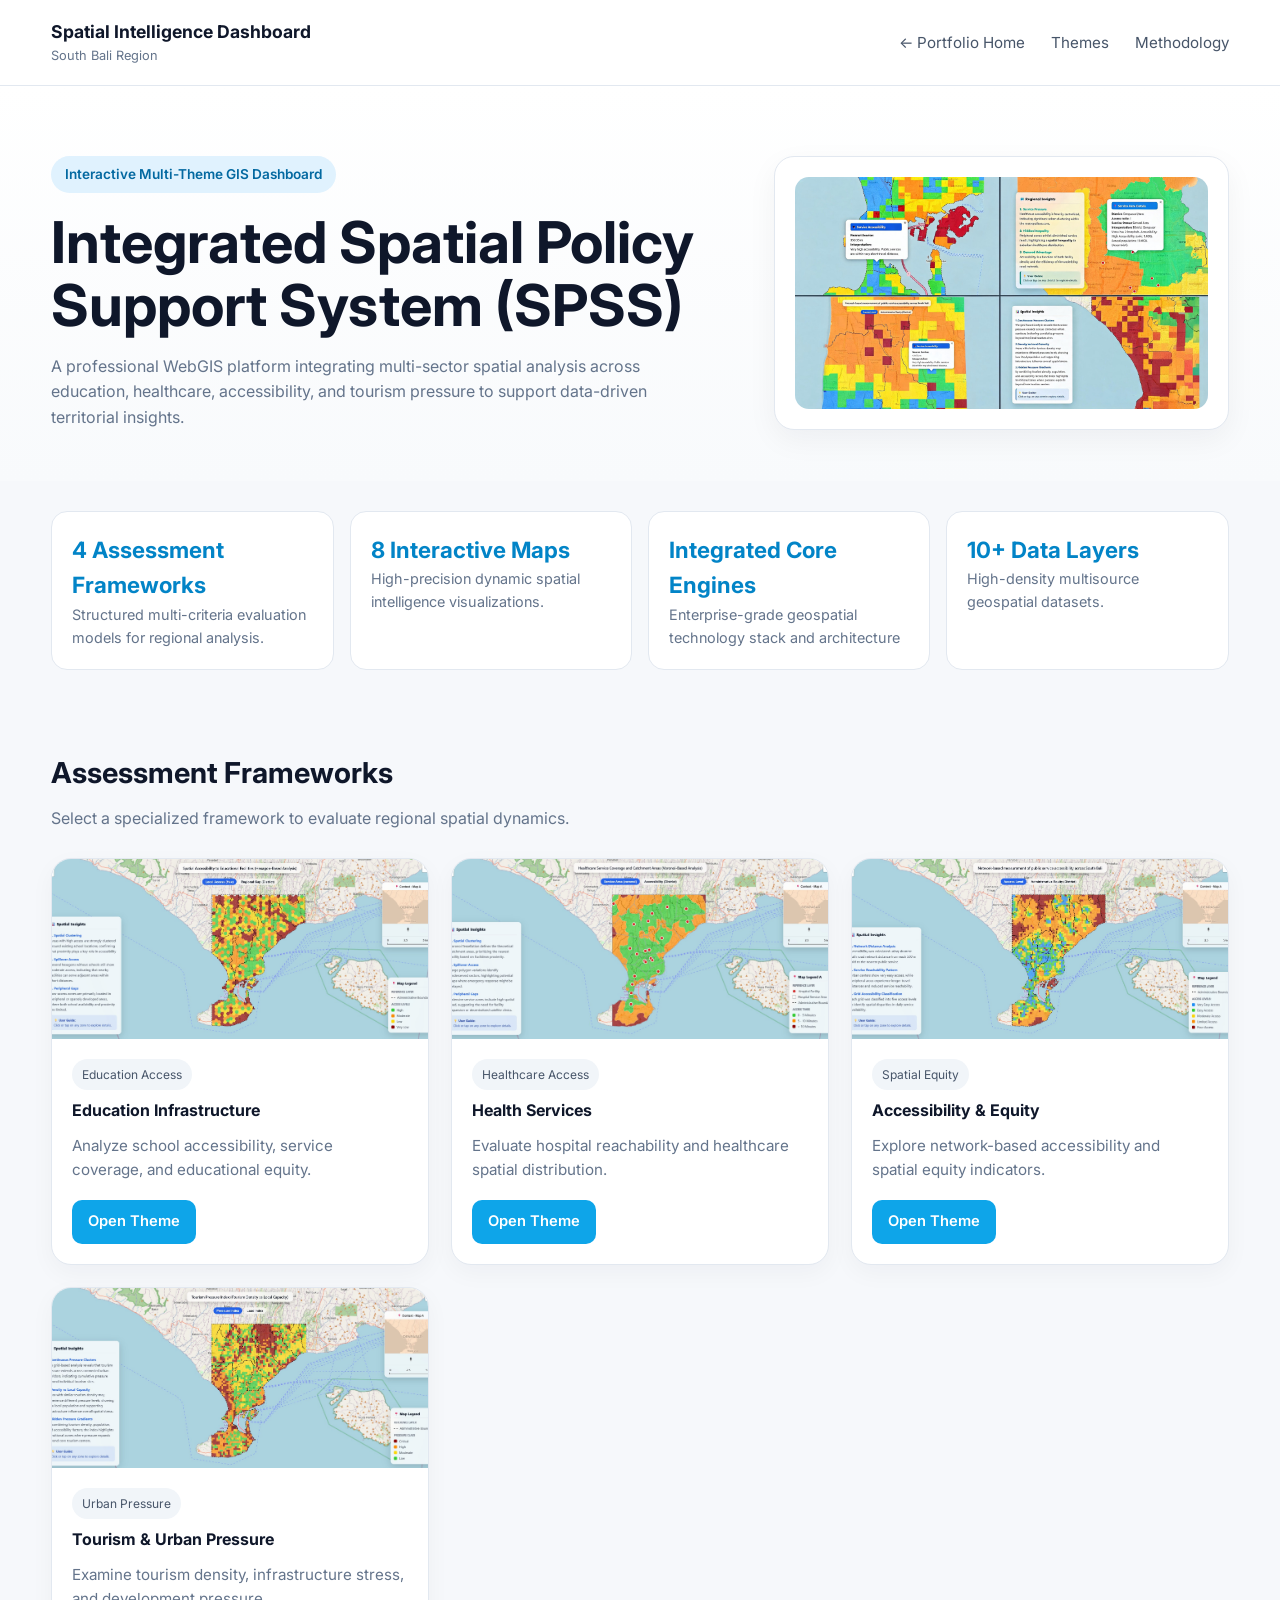
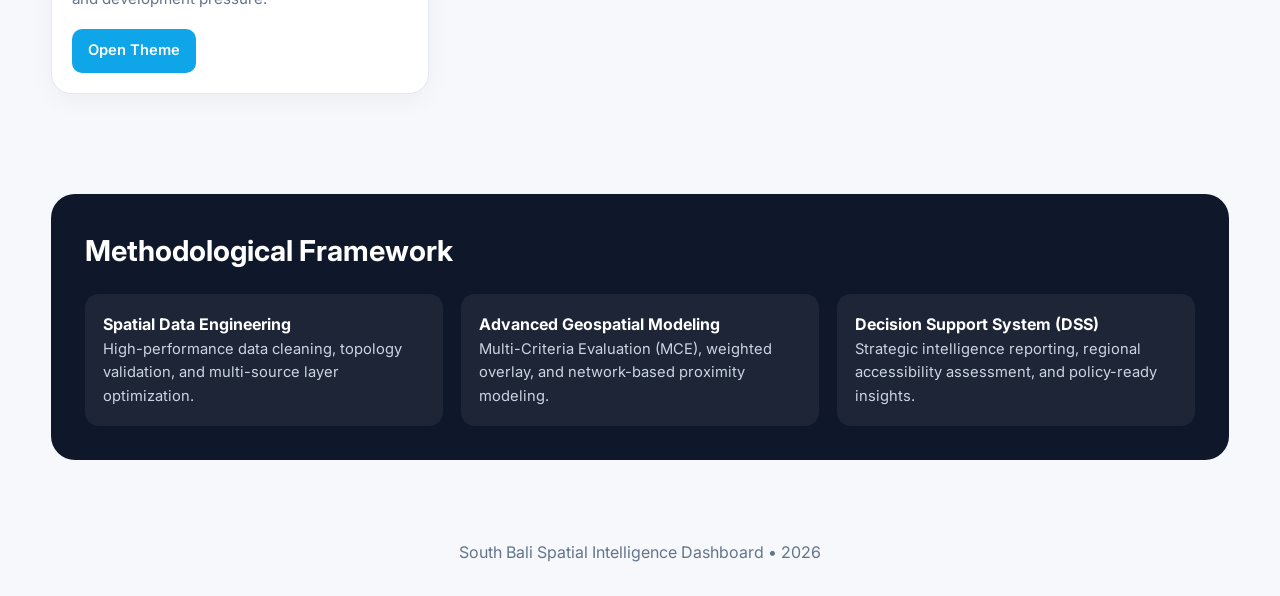
<file: projects/dashboard-south-bali/index.html>
<!DOCTYPE html>
<html lang="en">
<head>
<meta charset="UTF-8" />
<meta name="viewport" content="width=device-width, initial-scale=1.0" />
<title>Integrated Spatial Policy Support System (SPSS) - South Bali Region</title>
<link rel="preconnect" href="https://fonts.googleapis.com">
<link rel="preconnect" href="https://fonts.gstatic.com" crossorigin>
<link href="https://fonts.googleapis.com/css2?family=Inter:wght@400;500;600;700;800&display=swap" rel="stylesheet">
<style>
*{margin:0;padding:0;box-sizing:border-box}
body{
  font-family:'Inter',sans-serif;
  background:#f6f8fb;
  color:#0f172a;
  line-height:1.6;
}
html{scroll-behavior:smooth}
img{max-width:100%;display:block}
a{text-decoration:none;color:inherit}
.container{width:min(1200px,92%);margin:auto}

/* Header */
header{
  position:sticky; top:0; z-index:1000;
  background:rgba(255,255,255,.92);
  backdrop-filter:blur(10px);
  border-bottom:1px solid #e2e8f0;
}
.nav{display:flex;justify-content:space-between;align-items:center;padding:18px 0}
.brand h1{font-size:1.1rem;color:#0f172a}
.brand p{font-size:.8rem;color:#64748b}
.nav-links a{margin-left:22px;color:#475569;font-size:.95rem}
.nav-links a:hover{color:#0ea5e9}

/* Hero */
.hero{padding:70px 0 50px;background:linear-gradient(180deg,#ffffff,#f8fafc)}
.hero-grid{display:grid;grid-template-columns:1.2fr .8fr;gap:40px;align-items:center}
.badge{
  display:inline-block;padding:8px 14px;border-radius:999px;
  background:#e0f2fe;color:#0369a1;font-size:.85rem;font-weight:600;
  margin-bottom:18px;
}
.hero h2{font-size:clamp(2.2rem,5vw,3.6rem);line-height:1.08;margin-bottom:18px}
.hero p{color:#64748b;max-width:620px}
.hero-card{
  background:white;border:1px solid #e2e8f0;border-radius:20px;padding:20px;
  box-shadow:0 10px 30px rgba(15,23,42,.05);
}
.hero-card img{border-radius:14px}

/* Summary */
.summary{padding:30px 0}
.stats{display:grid;grid-template-columns:repeat(4,1fr);gap:16px}
.stat{
  background:white;padding:20px;border-radius:16px;border:1px solid #e2e8f0;
}
.stat h3{font-size:1.4rem;color:#0284c7}
.stat p{font-size:.9rem;color:#64748b}

/* Theme cards */
.section{padding:50px 0}
.section h3{font-size:1.8rem;margin-bottom:10px}
.section-sub{color:#64748b;margin-bottom:26px}
.grid{display:grid;grid-template-columns:repeat(auto-fit,minmax(280px,1fr));gap:22px}
.theme-card{
  background:white;border:1px solid #e2e8f0;border-radius:20px;overflow:hidden;
  transition:.25s; box-shadow:0 8px 24px rgba(15,23,42,.04);
}
.theme-card:hover{transform:translateY(-5px);box-shadow:0 14px 32px rgba(15,23,42,.08)}
.theme-card img{height:180px;width:100%;object-fit:cover}
.theme-content{padding:20px}
.theme-content p{color:#64748b;font-size:.95rem;margin:10px 0 18px}
.tag{display:inline-block;font-size:.75rem;padding:6px 10px;background:#f1f5f9;border-radius:999px;color:#475569;margin-bottom:8px}
.btn{
  display:inline-block;padding:10px 16px;border-radius:10px;
  background:#0ea5e9;color:white;font-weight:600;font-size:.92rem;
}

/* Methodology */
.method{
  background:#0f172a;color:white;border-radius:24px;padding:34px;
}
.method-grid{display:grid;grid-template-columns:repeat(3,1fr);gap:18px;margin-top:20px}
.method-box{background:rgba(255,255,255,.06);padding:18px;border-radius:14px}
.method-box p{color:#cbd5e1;font-size:.92rem}

footer{text-align:center;padding:30px;color:#64748b}

@media(max-width:900px){
.hero-grid,.stats,.method-grid{grid-template-columns:1fr}
.nav-links{display:none}
}
</style>
</head>
<body>

<!-- EDIT: This is the landing page inside projects/dashboard-south-bali/index.html -->
<header>
  <div class="container nav">
    <div class="brand">
      <h1>Spatial Intelligence Dashboard</h1>
      <p>South Bali Region</p>
    </div>
    <div class="nav-links">
      <a href="../../">← Portfolio Home</a>
      <a href="#themes">Themes</a>
      <a href="#methodology">Methodology</a>
    </div>
  </div>
</header>

<section class="hero">
  <div class="container hero-grid">
    <div>
      <div class="badge">Interactive Multi-Theme GIS Dashboard</div>
      <h2>Integrated Spatial Policy Support System (SPSS)</h2>
      <p><!-- EDIT --> A professional WebGIS platform integrating multi-sector spatial analysis across education, healthcare, accessibility, and tourism pressure to support data-driven territorial insights.</p>
    </div>
    <div class="hero-card">
      <img src="../../assets/img/dash-prev.jpeg" alt="Dashboard Preview">
      <!-- EDIT: add preview image -->
    </div>
  </div>
</section>

<section class="summary">
  <div class="container stats">
    <div class="stat"><h3>4 Assessment Frameworks</h3><p>Structured multi-criteria evaluation models for regional analysis.</p></div>
    <div class="stat"><h3>8 Interactive Maps</h3><p>High-precision dynamic spatial intelligence visualizations.</p></div>
    <div class="stat"><h3>Integrated Core Engines</h3><p>Enterprise-grade geospatial technology stack and architecture</p></div>
    <div class="stat"><h3>10+ Data Layers</h3><p>High-density multisource geospatial datasets.</p></div>
  </div>
</section>

<section id="themes" class="section">
  <div class="container">
    <h3>Assessment Frameworks</h3>
    <p class="section-sub">Select a specialized framework to evaluate regional spatial dynamics.</p>

    <div class="grid">

      <div class="theme-card">
        <img src="../../assets/img/edu-south-bali.jpg" alt="Education">
        <div class="theme-content">
          <div class="tag">Education Access</div>
          <h4>Education Infrastructure</h4>
          <p><!-- EDIT --> Analyze school accessibility, service coverage, and educational equity.</p>
          <a class="btn" href="./education/">Open Theme</a>
        </div>
      </div>

      <div class="theme-card">
        <img src="../../assets/img/health-south-bali.jpg" alt="Health">
        <div class="theme-content">
          <div class="tag">Healthcare Access</div>
          <h4>Health Services</h4>
          <p><!-- EDIT --> Evaluate hospital reachability and healthcare spatial distribution.</p>
          <a class="btn" href="./health/">Open Theme</a>
        </div>
      </div>

      <div class="theme-card">
        <img src="../../assets/img/access-south-bali.jpg" alt="Accessibility">
        <div class="theme-content">
          <div class="tag">Spatial Equity</div>
          <h4>Accessibility & Equity</h4>
          <p><!-- EDIT --> Explore network-based accessibility and spatial equity indicators.</p>
          <a class="btn" href="./accessibility-spatial-equity/">Open Theme</a>
        </div> 
      </div>

      <div class="theme-card">
        <img src="../../assets/img/tourism-south-bali.jpg" alt="Tourism">
        <div class="theme-content">
          <div class="tag">Urban Pressure</div>
          <h4>Tourism & Urban Pressure</h4>
          <p><!-- EDIT --> Examine tourism density, infrastructure stress, and development pressure.</p>
          <a class="btn" href="./tourism-urban-pressure/">Open Theme</a>
        </div>
      </div>

    </div>
  </div>
</section>

<section id="methodology" class="section">
  <div class="container method">
    <h3>Methodological Framework</h3>
    <div class="method-grid">
      <div class="method-box">
        <h4>Spatial Data Engineering</h4>
        <p>High-performance data cleaning, topology validation, and multi-source layer optimization.</p>
      </div>
      <div class="method-box">
        <h4>Advanced Geospatial Modeling</h4>
        <p>Multi-Criteria Evaluation (MCE), weighted overlay, and network-based proximity modeling.</p>
      </div>
      <div class="method-box">
        <h4>Decision Support System (DSS)</h4>
        <p>Strategic intelligence reporting, regional accessibility assessment, and policy-ready insights.</p>
      </div>
    </div>
  </div>
</section>

<footer>
  South Bali Spatial Intelligence Dashboard • 2026
</footer>

</body>
</html>
</file>
